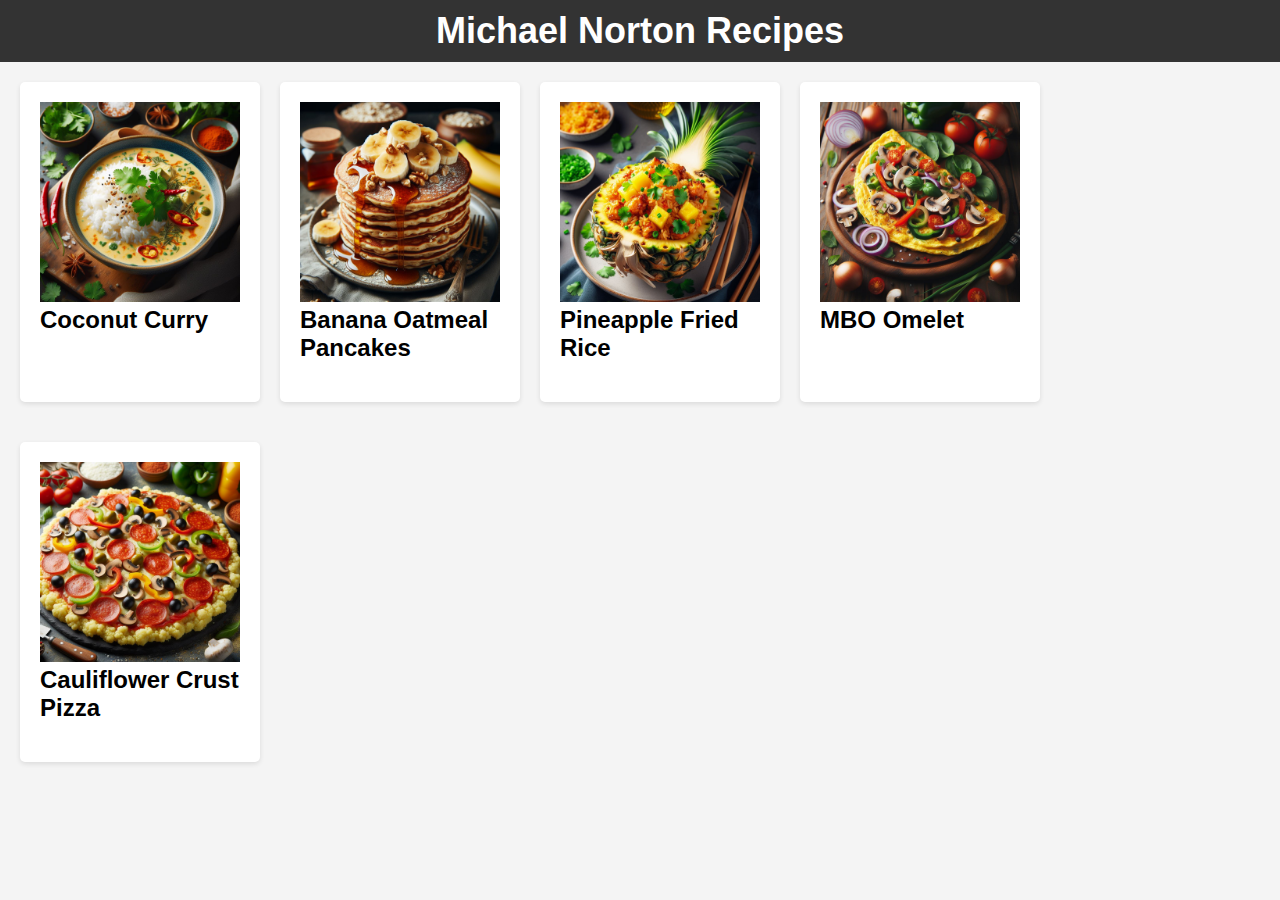
<file: index.html>
<!DOCTYPE html>
<html lang="en">
  <head>
    <meta charset="UTF-8" />
    <meta name="viewport" content="width=device-width, initial-scale=1.0" />
    <title>MN Recipes</title>
    <link rel="stylesheet" href="style.css" />
    <link rel="shortcut icon" href="assets/images/favicon.png" type="image/x-icon">
    <script type="module" src="main.js"></script>
  </head>
  <body>
    <header>
      <h1>Michael Norton Recipes</h1>
    </header>
    <div class="recipe-container"></div>
  </body>
</html>
</file>
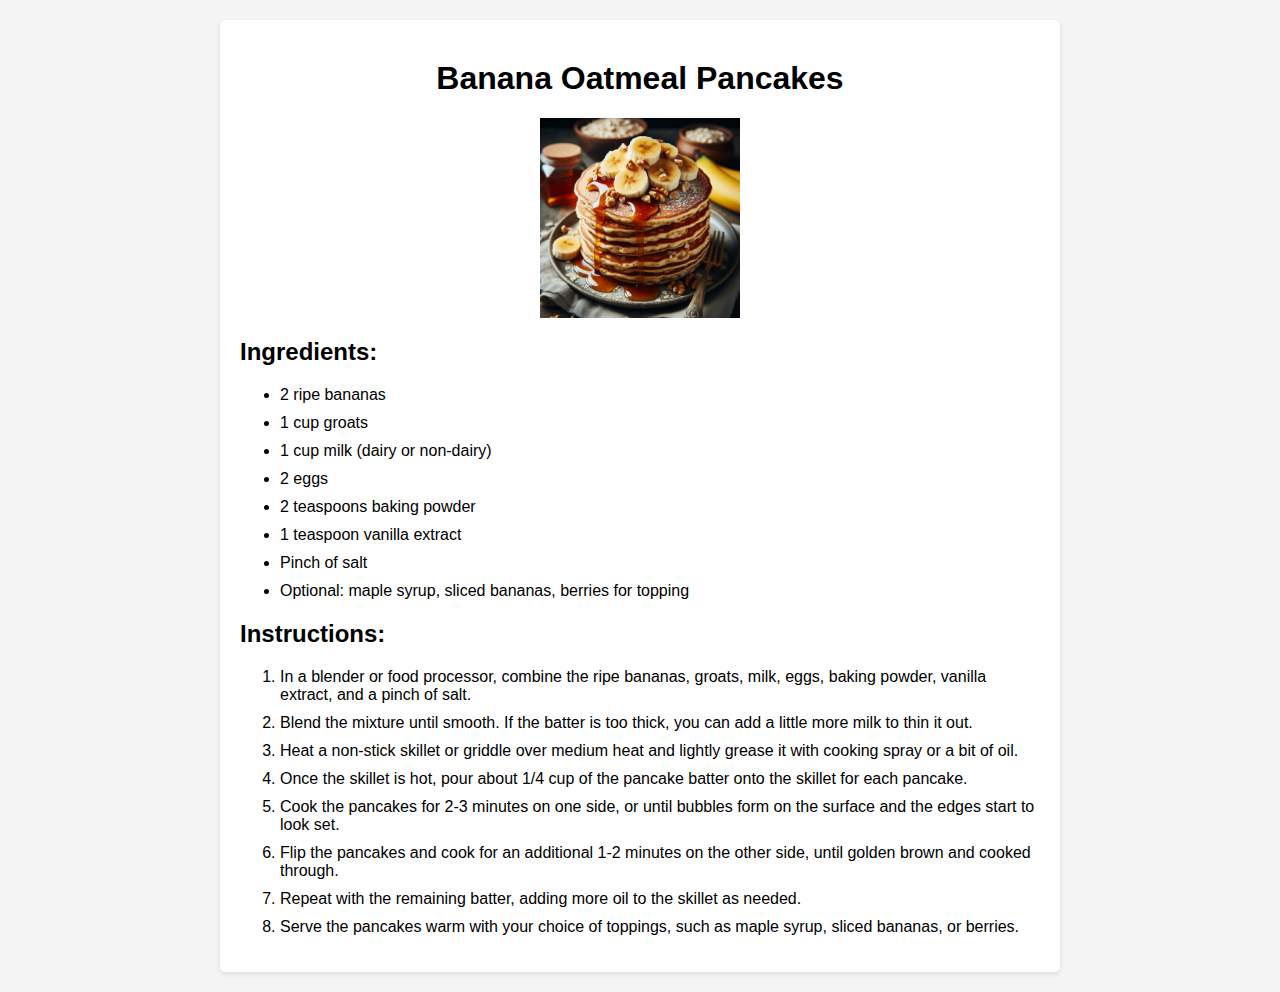
<file: banana-oatmeal-pancakes.html>
<!DOCTYPE html>
<html lang="en">
<head>
    <meta charset="UTF-8">
    <meta name="viewport" content="width=device-width, initial-scale=1.0">
    <title>Banana Oatmeal Pancakes</title>
    <link rel="stylesheet" href="recipe.css">
    <link rel="shortcut icon" href="assets/images/favicon.png" type="image/x-icon">

</head>
<body>
    <div class="container">
        <h1>Banana Oatmeal Pancakes</h1>
        <img src="assets/images/banana-oatmeal-pancakes.png" alt="Banana Oatmeal Pancakes" class="recipe-image">
        <h2>Ingredients:</h2>
        <ul>
            <li>2 ripe bananas</li>
            <li>1 cup groats</li>
            <li>1 cup milk (dairy or non-dairy)</li>
            <li>2 eggs</li>
            <li>2 teaspoons baking powder</li>
            <li>1 teaspoon vanilla extract</li>
            <li>Pinch of salt</li>
            <li>Optional: maple syrup, sliced bananas, berries for topping</li>
        </ul>

        <h2>Instructions:</h2>
        <ol>
            <li>In a blender or food processor, combine the ripe bananas, groats, milk, eggs, baking powder, vanilla extract, and a pinch of salt.</li>
            <li>Blend the mixture until smooth. If the batter is too thick, you can add a little more milk to thin it out.</li>
            <li>Heat a non-stick skillet or griddle over medium heat and lightly grease it with cooking spray or a bit of oil.</li>
            <li>Once the skillet is hot, pour about 1/4 cup of the pancake batter onto the skillet for each pancake.</li>
            <li>Cook the pancakes for 2-3 minutes on one side, or until bubbles form on the surface and the edges start to look set.</li>
            <li>Flip the pancakes and cook for an additional 1-2 minutes on the other side, until golden brown and cooked through.</li>
            <li>Repeat with the remaining batter, adding more oil to the skillet as needed.</li>
            <li>Serve the pancakes warm with your choice of toppings, such as maple syrup, sliced bananas, or berries.</li>
        </ol>
    </div>
</file>
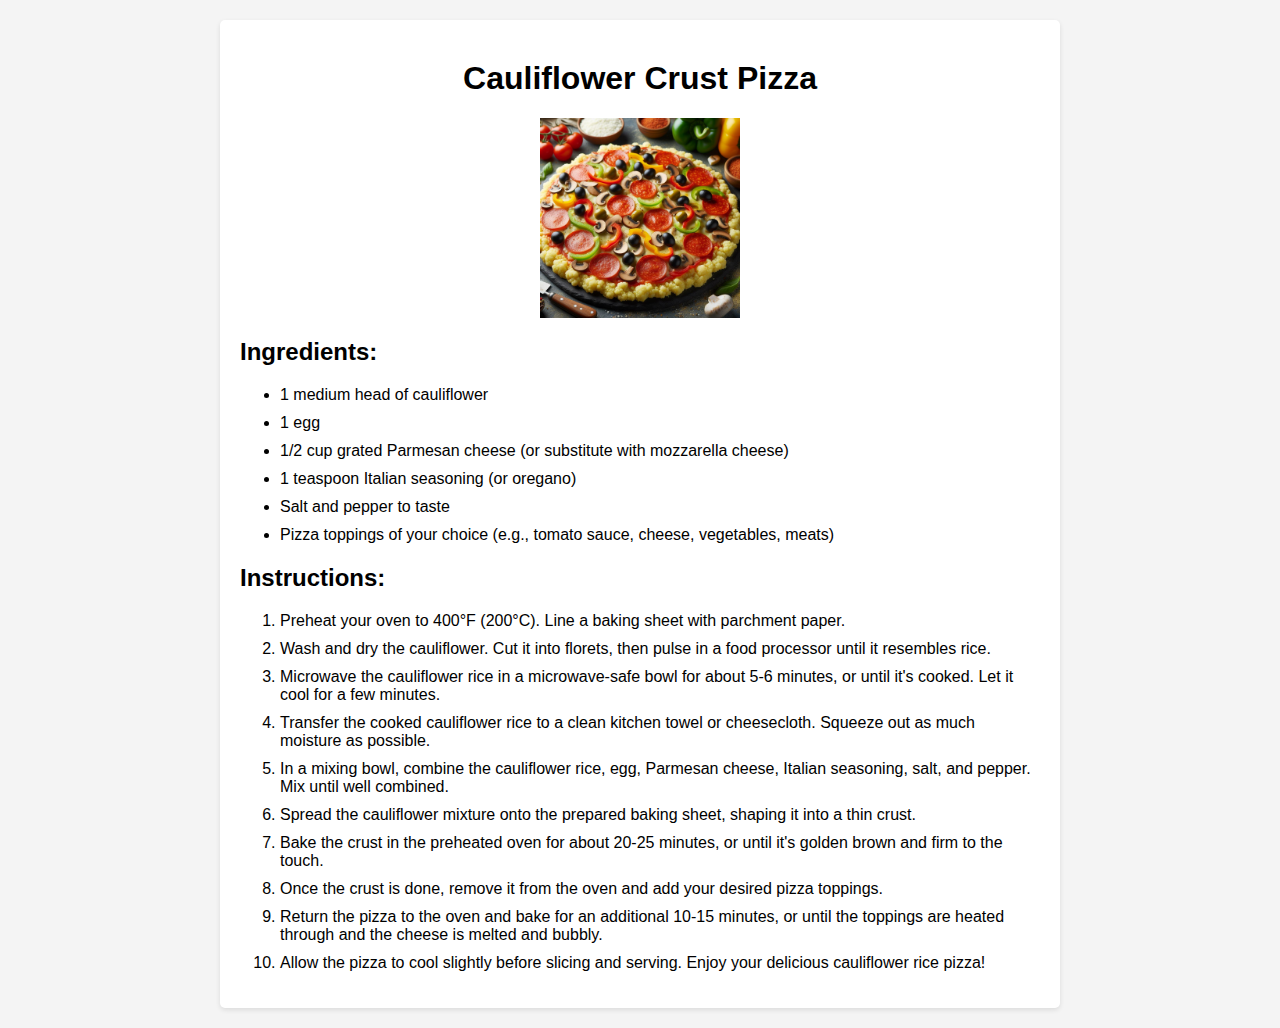
<file: cauliflower-crust-pizza.html>
<!DOCTYPE html>
<html lang="en">
<head>
    <meta charset="UTF-8">
    <meta name="viewport" content="width=device-width, initial-scale=1.0">
    <title>Cauliflower Crust Pizza</title>
    <link rel="stylesheet" href="recipe.css">
    <link rel="shortcut icon" href="assets/images/favicon.png" type="image/x-icon">
</head>
<body>
    <div class="container">
        <h1>Cauliflower Crust Pizza</h1>
        <img src="assets/images/cauliflower-crust-pizza.png" alt="Cauliflower Crust Pizza" class="recipe-image">
        <h2>Ingredients:</h2>
        <ul>
            <li>1 medium head of cauliflower</li>
            <li>1 egg</li>
            <li>1/2 cup grated Parmesan cheese (or substitute with mozzarella cheese)</li>
            <li>1 teaspoon Italian seasoning (or oregano)</li>
            <li>Salt and pepper to taste</li>
            <li>Pizza toppings of your choice (e.g., tomato sauce, cheese, vegetables, meats)</li>
        </ul>
        <h2>Instructions:</h2>
        <ol>
            <li>Preheat your oven to 400°F (200°C). Line a baking sheet with parchment paper.</li>
            <li>Wash and dry the cauliflower. Cut it into florets, then pulse in a food processor until it resembles rice.</li>
            <li>Microwave the cauliflower rice in a microwave-safe bowl for about 5-6 minutes, or until it's cooked. Let it cool for a few minutes.</li>
            <li>Transfer the cooked cauliflower rice to a clean kitchen towel or cheesecloth. Squeeze out as much moisture as possible.</li>
            <li>In a mixing bowl, combine the cauliflower rice, egg, Parmesan cheese, Italian seasoning, salt, and pepper. Mix until well combined.</li>
            <li>Spread the cauliflower mixture onto the prepared baking sheet, shaping it into a thin crust.</li>
            <li>Bake the crust in the preheated oven for about 20-25 minutes, or until it's golden brown and firm to the touch.</li>
            <li>Once the crust is done, remove it from the oven and add your desired pizza toppings.</li>
            <li>Return the pizza to the oven and bake for an additional 10-15 minutes, or until the toppings are heated through and the cheese is melted and bubbly.</li>
            <li>Allow the pizza to cool slightly before slicing and serving. Enjoy your delicious cauliflower rice pizza!</li>
        </ol>
    </div>
</body>
</html>
</file>
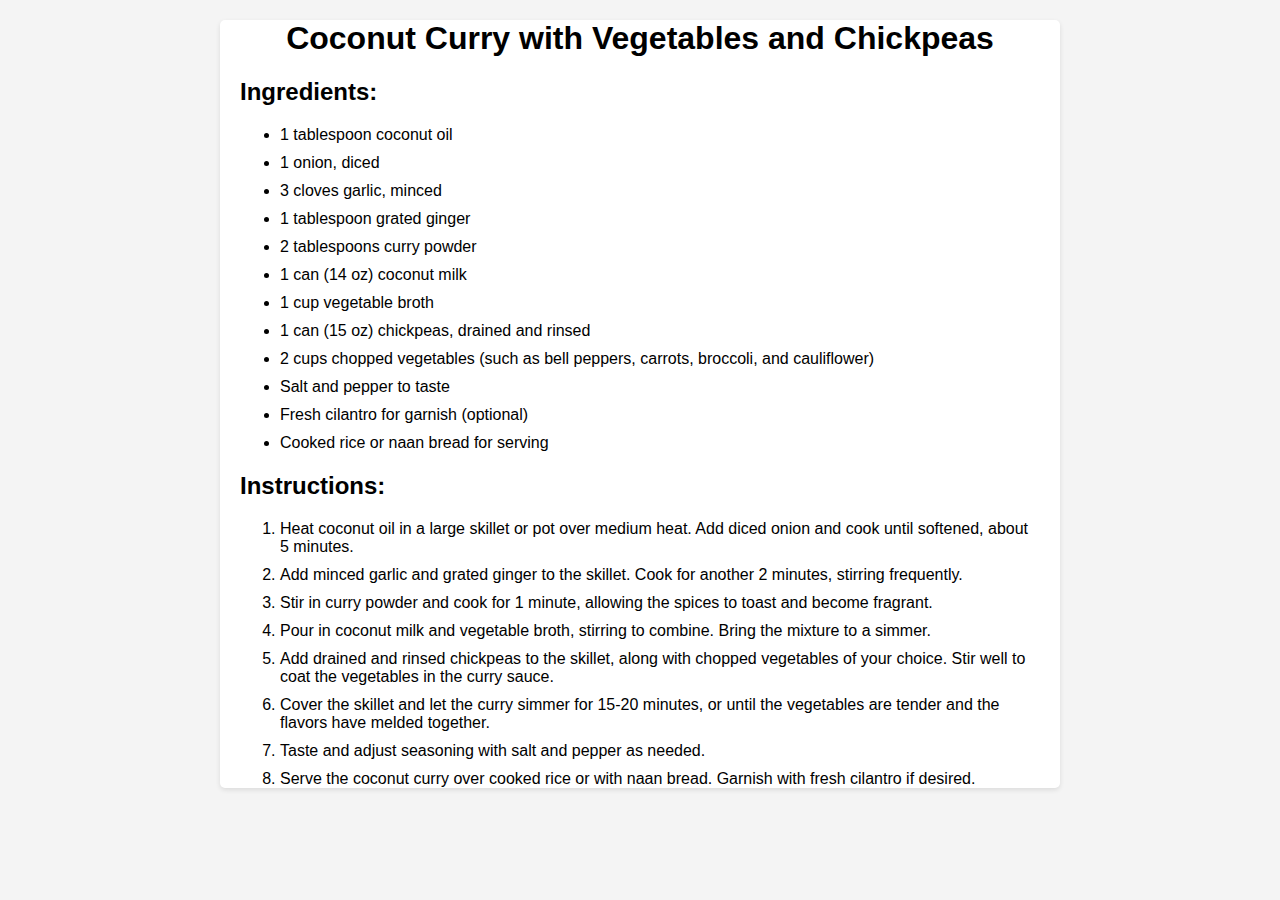
<file: coconut-curry-recipe.html>
<!DOCTYPE html>
<html lang="en">
<head>
    <meta charset="UTF-8">
    <meta name="viewport" content="width=device-width, initial-scale=1.0">
    <title>Coconut Curry with Vegetables and Chickpeas</title>
    <style>
        body {
            font-family: Arial, sans-serif;
            margin: 0;
            padding: 0;
            background-color: #f4f4f4;
        }
        .container {
            max-width: 800px;
            margin: 20px auto;
            padding: 0 20px;
            background-color: #fff;
            border-radius: 5px;
            box-shadow: 0 2px 5px rgba(0, 0, 0, 0.1);
        }
        h1 {
            text-align: center;
            margin-top: 20px;
        }
        h2 {
            margin-top: 20px;
        }
        p {
            margin-top: 10px;
            line-height: 1.5;
        }
        ul {
            margin-top: 10px;
            margin-bottom: 20px;
        }
        li {
            margin-bottom: 10px;
        }
    </style>
</head>
<body>
    <div class="container">
        <h1>Coconut Curry with Vegetables and Chickpeas</h1>
        
        <h2>Ingredients:</h2>
        <ul>
            <li>1 tablespoon coconut oil</li>
            <li>1 onion, diced</li>
            <li>3 cloves garlic, minced</li>
            <li>1 tablespoon grated ginger</li>
            <li>2 tablespoons curry powder</li>
            <li>1 can (14 oz) coconut milk</li>
            <li>1 cup vegetable broth</li>
            <li>1 can (15 oz) chickpeas, drained and rinsed</li>
            <li>2 cups chopped vegetables (such as bell peppers, carrots, broccoli, and cauliflower)</li>
            <li>Salt and pepper to taste</li>
            <li>Fresh cilantro for garnish (optional)</li>
            <li>Cooked rice or naan bread for serving</li>
        </ul>

        <h2>Instructions:</h2>
        <ol>
            <li>Heat coconut oil in a large skillet or pot over medium heat. Add diced onion and cook until softened, about 5 minutes.</li>
            <li>Add minced garlic and grated ginger to the skillet. Cook for another 2 minutes, stirring frequently.</li>
            <li>Stir in curry powder and cook for 1 minute, allowing the spices to toast and become fragrant.</li>
            <li>Pour in coconut milk and vegetable broth, stirring to combine. Bring the mixture to a simmer.</li>
            <li>Add drained and rinsed chickpeas to the skillet, along with chopped vegetables of your choice. Stir well to coat the vegetables in the curry sauce.</li>
            <li>Cover the skillet and let the curry simmer for 15-20 minutes, or until the vegetables are tender and the flavors have melded together.</li>
            <li>Taste and adjust seasoning with salt and pepper as needed.</li>
            <li>Serve the coconut curry over cooked rice or with naan bread. Garnish with fresh cilantro if desired.</li>
        </ol>
    </div>
</body>
</html>
</file>
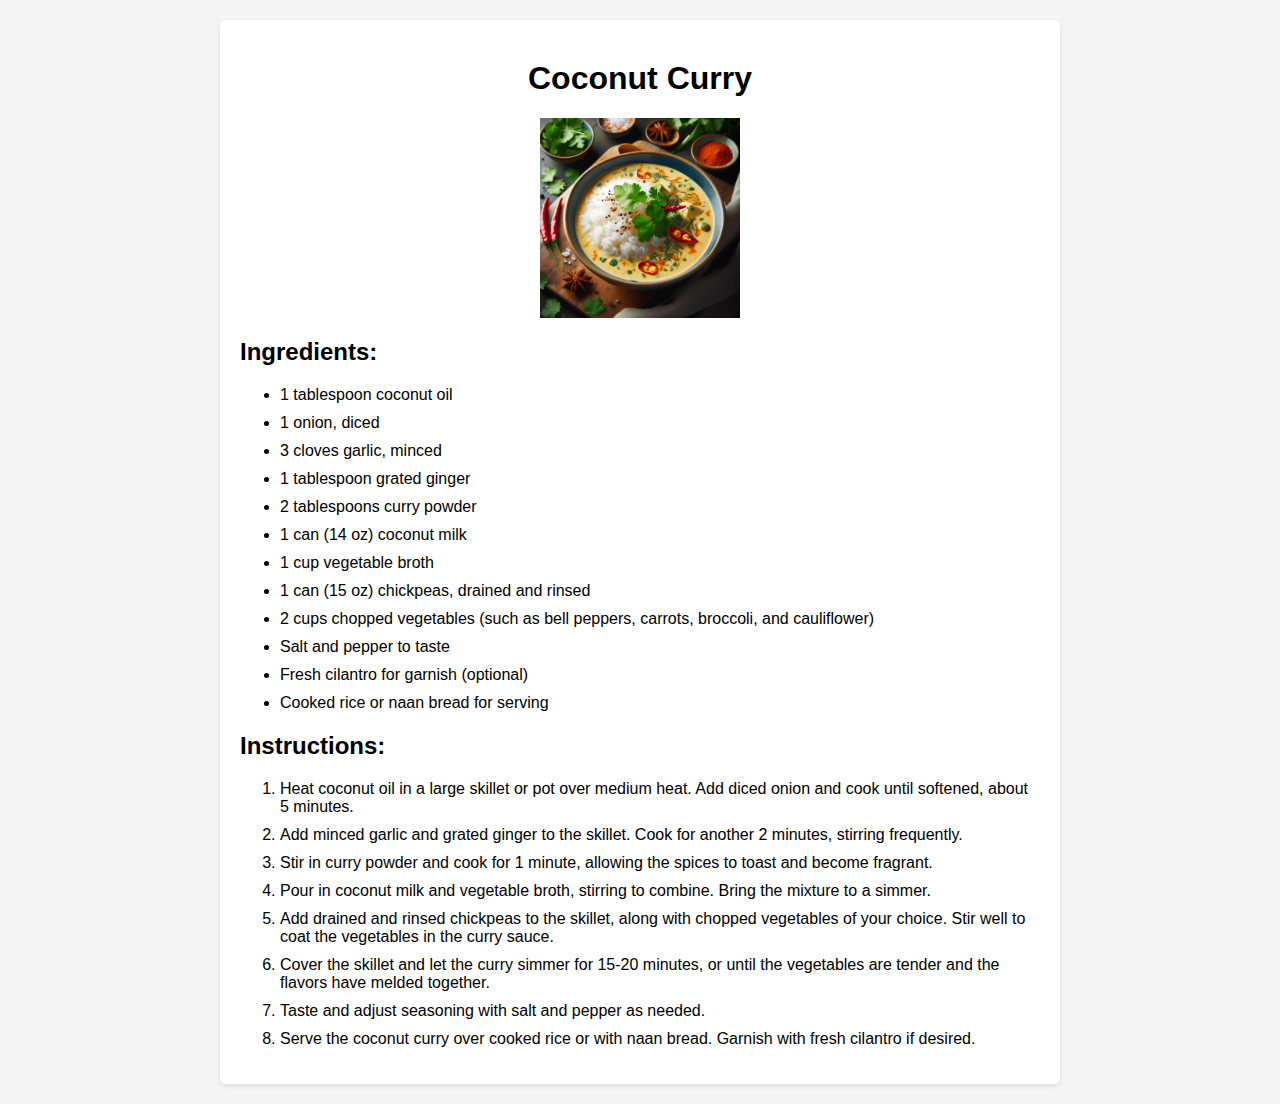
<file: coconut-curry.html>
<!DOCTYPE html>
<html lang="en">
<head>
    <meta charset="UTF-8">
    <meta name="viewport" content="width=device-width, initial-scale=1.0">
    <title>Coconut Curry</title>
    <link rel="stylesheet" href="recipe.css">
    <link rel="shortcut icon" href="assets/images/favicon.png" type="image/x-icon">

</head>
<body>
    <div class="container">
        <h1>Coconut Curry</h1>
        <img src="assets/images/coconut-curry.png" alt="Coconut Curry" class="recipe-image">
        <h2>Ingredients:</h2>
        <ul>
            <li>1 tablespoon coconut oil</li>
            <li>1 onion, diced</li>
            <li>3 cloves garlic, minced</li>
            <li>1 tablespoon grated ginger</li>
            <li>2 tablespoons curry powder</li>
            <li>1 can (14 oz) coconut milk</li>
            <li>1 cup vegetable broth</li>
            <li>1 can (15 oz) chickpeas, drained and rinsed</li>
            <li>2 cups chopped vegetables (such as bell peppers, carrots, broccoli, and cauliflower)</li>
            <li>Salt and pepper to taste</li>
            <li>Fresh cilantro for garnish (optional)</li>
            <li>Cooked rice or naan bread for serving</li>
        </ul>

        <h2>Instructions:</h2>
        <ol>
            <li>Heat coconut oil in a large skillet or pot over medium heat. Add diced onion and cook until softened, about 5 minutes.</li>
            <li>Add minced garlic and grated ginger to the skillet. Cook for another 2 minutes, stirring frequently.</li>
            <li>Stir in curry powder and cook for 1 minute, allowing the spices to toast and become fragrant.</li>
            <li>Pour in coconut milk and vegetable broth, stirring to combine. Bring the mixture to a simmer.</li>
            <li>Add drained and rinsed chickpeas to the skillet, along with chopped vegetables of your choice. Stir well to coat the vegetables in the curry sauce.</li>
            <li>Cover the skillet and let the curry simmer for 15-20 minutes, or until the vegetables are tender and the flavors have melded together.</li>
            <li>Taste and adjust seasoning with salt and pepper as needed.</li>
            <li>Serve the coconut curry over cooked rice or with naan bread. Garnish with fresh cilantro if desired.</li>
        </ol>
    </div>
</body>
</html>
</file>
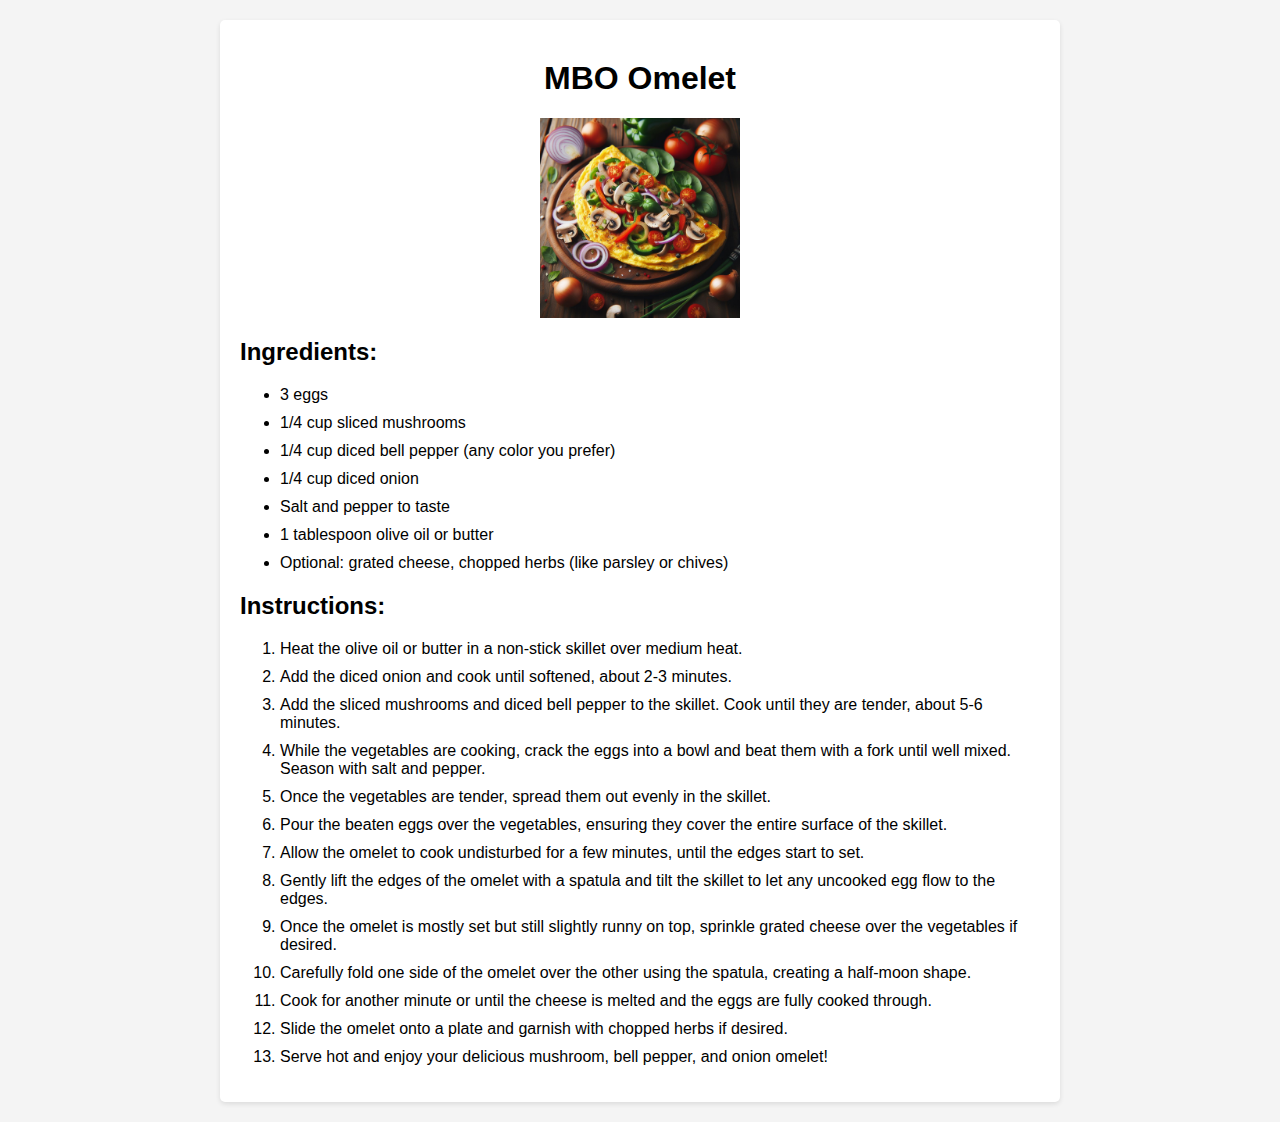
<file: mbo-omelet.html>
<!DOCTYPE html>
<html lang="en">
<head>
    <meta charset="UTF-8">
    <meta name="viewport" content="width=device-width, initial-scale=1.0">
    <title>MBO Omelet</title>
		<link rel="stylesheet" href="recipe.css">
    <link rel="shortcut icon" href="assets/images/favicon.png" type="image/x-icon">
</head>
<body>
	<div class="container">
		<h1>MBO Omelet</h1>
		<img src="assets/images/mbo-omelet.png" alt="MBO Omelet" class="recipe-image">

		<h2>Ingredients:</h2>
		<ul>
				<li>3 eggs</li>
				<li>1/4 cup sliced mushrooms</li>
				<li>1/4 cup diced bell pepper (any color you prefer)</li>
				<li>1/4 cup diced onion</li>
				<li>Salt and pepper to taste</li>
				<li>1 tablespoon olive oil or butter</li>
				<li>Optional: grated cheese, chopped herbs (like parsley or chives)</li>
		</ul>

		<h2>Instructions:</h2>
		<ol>
				<li>Heat the olive oil or butter in a non-stick skillet over medium heat.</li>
				<li>Add the diced onion and cook until softened, about 2-3 minutes.</li>
				<li>Add the sliced mushrooms and diced bell pepper to the skillet. Cook until they are tender, about 5-6 minutes.</li>
				<li>While the vegetables are cooking, crack the eggs into a bowl and beat them with a fork until well mixed. Season with salt and pepper.</li>
				<li>Once the vegetables are tender, spread them out evenly in the skillet.</li>
				<li>Pour the beaten eggs over the vegetables, ensuring they cover the entire surface of the skillet.</li>
				<li>Allow the omelet to cook undisturbed for a few minutes, until the edges start to set.</li>
				<li>Gently lift the edges of the omelet with a spatula and tilt the skillet to let any uncooked egg flow to the edges.</li>
				<li>Once the omelet is mostly set but still slightly runny on top, sprinkle grated cheese over the vegetables if desired.</li>
				<li>Carefully fold one side of the omelet over the other using the spatula, creating a half-moon shape.</li>
				<li>Cook for another minute or until the cheese is melted and the eggs are fully cooked through.</li>
				<li>Slide the omelet onto a plate and garnish with chopped herbs if desired.</li>
				<li>Serve hot and enjoy your delicious mushroom, bell pepper, and onion omelet!</li>
		</ol>
	</div>
</body>
</html>
</file>
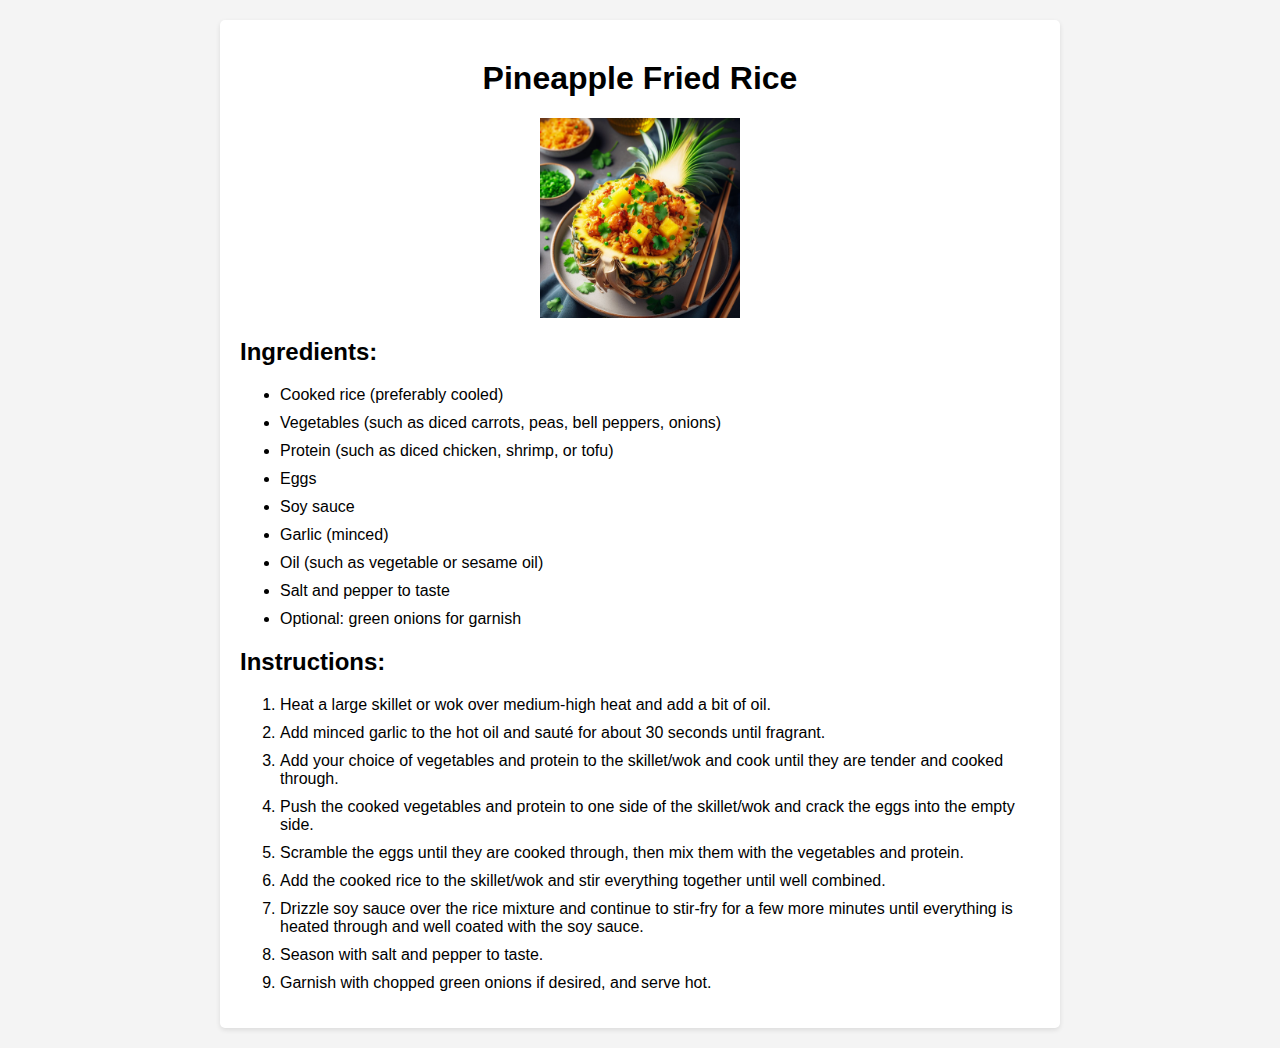
<file: pineapple-fried-rice.html>
<!DOCTYPE html>
<html lang="en">
<head>
    <meta charset="UTF-8">
    <meta name="viewport" content="width=device-width, initial-scale=1.0">
    <title>Pineapple Fried Rice</title>
    <link rel="stylesheet" href="recipe.css">
    <link rel="shortcut icon" href="assets/images/favicon.png" type="image/x-icon">
</head>
<body>
    <div class="container">
        <h1>Pineapple Fried Rice</h1>
        <img src="assets/images/pineapple-fried-rice.png" alt="Pineapple Fried Rice" class="recipe-image">
        <h2>Ingredients:</h2>
        <ul>
            <li>Cooked rice (preferably cooled)</li>
            <li>Vegetables (such as diced carrots, peas, bell peppers, onions)</li>
            <li>Protein (such as diced chicken, shrimp, or tofu)</li>
            <li>Eggs</li>
            <li>Soy sauce</li>
            <li>Garlic (minced)</li>
            <li>Oil (such as vegetable or sesame oil)</li>
            <li>Salt and pepper to taste</li>
            <li>Optional: green onions for garnish</li>
        </ul>

        <h2>Instructions:</h2>
        <ol>
            <li>Heat a large skillet or wok over medium-high heat and add a bit of oil.</li>
            <li>Add minced garlic to the hot oil and sauté for about 30 seconds until fragrant.</li>
            <li>Add your choice of vegetables and protein to the skillet/wok and cook until they are tender and cooked through.</li>
            <li>Push the cooked vegetables and protein to one side of the skillet/wok and crack the eggs into the empty side.</li>
            <li>Scramble the eggs until they are cooked through, then mix them with the vegetables and protein.</li>
            <li>Add the cooked rice to the skillet/wok and stir everything together until well combined.</li>
            <li>Drizzle soy sauce over the rice mixture and continue to stir-fry for a few more minutes until everything is heated through and well coated with the soy sauce.</li>
            <li>Season with salt and pepper to taste.</li>
            <li>Garnish with chopped green onions if desired, and serve hot.</li>
        </ol>
    </div>
</body>
</html>
</file>
<file: style.css>
body {
  font-family: Arial, sans-serif;
  margin: 0;
  padding: 0;
  background-color: #f4f4f4;
}
header {
  background-color: #333;
  color: #fff;
  padding: 10px 0;
  text-align: center;
}
h1 {
  margin: 0;
  font-size: 36px;
}
img {
  width: 200px;
}
.recipe-container {
  display: flex;
  flex-wrap: wrap;
}

a {
	width: 100%;
	height: 100%;
	background-color: blue;
	text-decoration: none;
	color: gray;
}
.container {
  max-width: 800px;
  margin: 20px auto;
  padding: 0 20px;
}
.recipe {
  background-color: #fff;
  padding: 20px;
  margin-bottom: 20px;
  border-radius: 5px;
  box-shadow: 0 2px 5px rgba(0, 0, 0, 0.1);
  width: 200px;
  margin-left: 20px;
  margin-top: 20px;
}

.recipe:hover {
  box-shadow: 0 2px 5px rgba(0, 0, 0, 0.2);
	filter: brightness(75%);
	cursor: pointer;
}
h2 {
  font-size: 24px;
  margin-top: 0;
}
p {
  margin-top: 5px;
  line-height: 1.5;
	display: none;
}
</file>
<file: recipe.css>
body {
	font-family: Arial, sans-serif;
	margin: 0;
	padding: 0;
	background-color: #f4f4f4;
}
.container {
	max-width: 800px;
	margin: 20px auto;
	padding: 20px;
	background-color: #fff;
	border-radius: 5px;
	box-shadow: 0 2px 5px rgba(0, 0, 0, 0.1);
}
h1 {
	text-align: center;
	margin-top: 20px;
}
img {
	width: 200px;
	display: block;
	margin: auto;
}
h2 {
	margin-top: 20px;
}
p {
	margin-top: 10px;
	line-height: 1.5;
}
ul {
	margin-top: 10px;
	margin-bottom: 20px;
}
li {
	margin-bottom: 10px;
}
</file>
